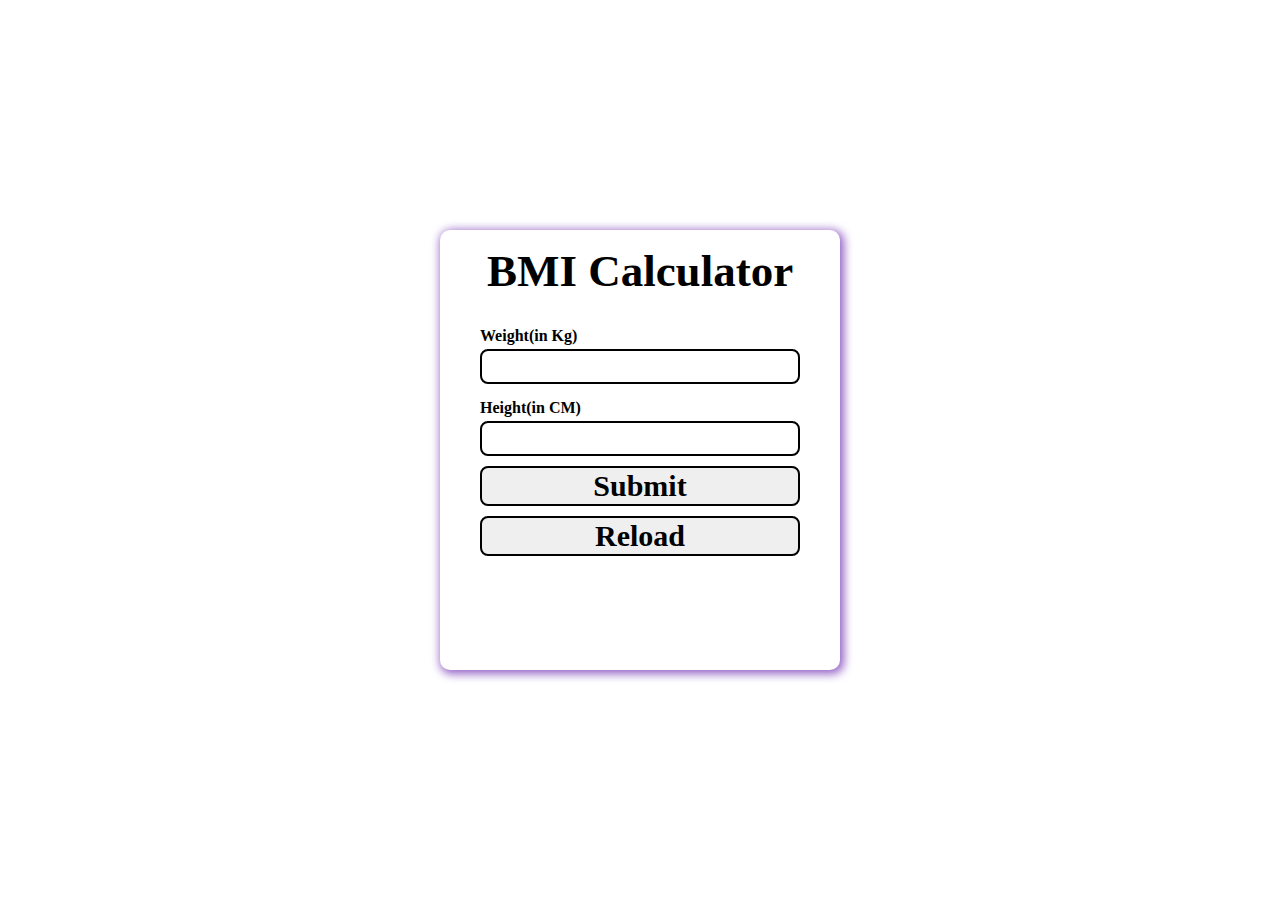
<file: BMI Calculator/index.html>
<!DOCTYPE html>
<html lang="en">
<head>
    <meta charset="UTF-8">
    <meta name="viewport" content="width=device-width, initial-scale=1.0">
    <title>BMI Calculator</title>
    <link rel="stylesheet" href="style.css">
</head>
<body>
    <div class="container">
        <div class="title">BMI Calculator</div>
        <div class="input-section">
            <p>Weight(in Kg)</p>
            <input type="text" id="bodyWeight" >
            <span id="weightError"></span>
            <p>Height(in CM)</p>
            <input type="text" id="bodyHeight">
            <span id="heightError"></span>
            <button id="btn-submit">Submit</button>
            <button id="btn-relode">Reload</button>
        </div>
        <div class="result">
            <h4 id="bmiResult"></h4>
            <h5 id="bmiStatus"></h5>
        </div>
    </div>
</body>
<script src="script.js"></script>
</html>
</file>
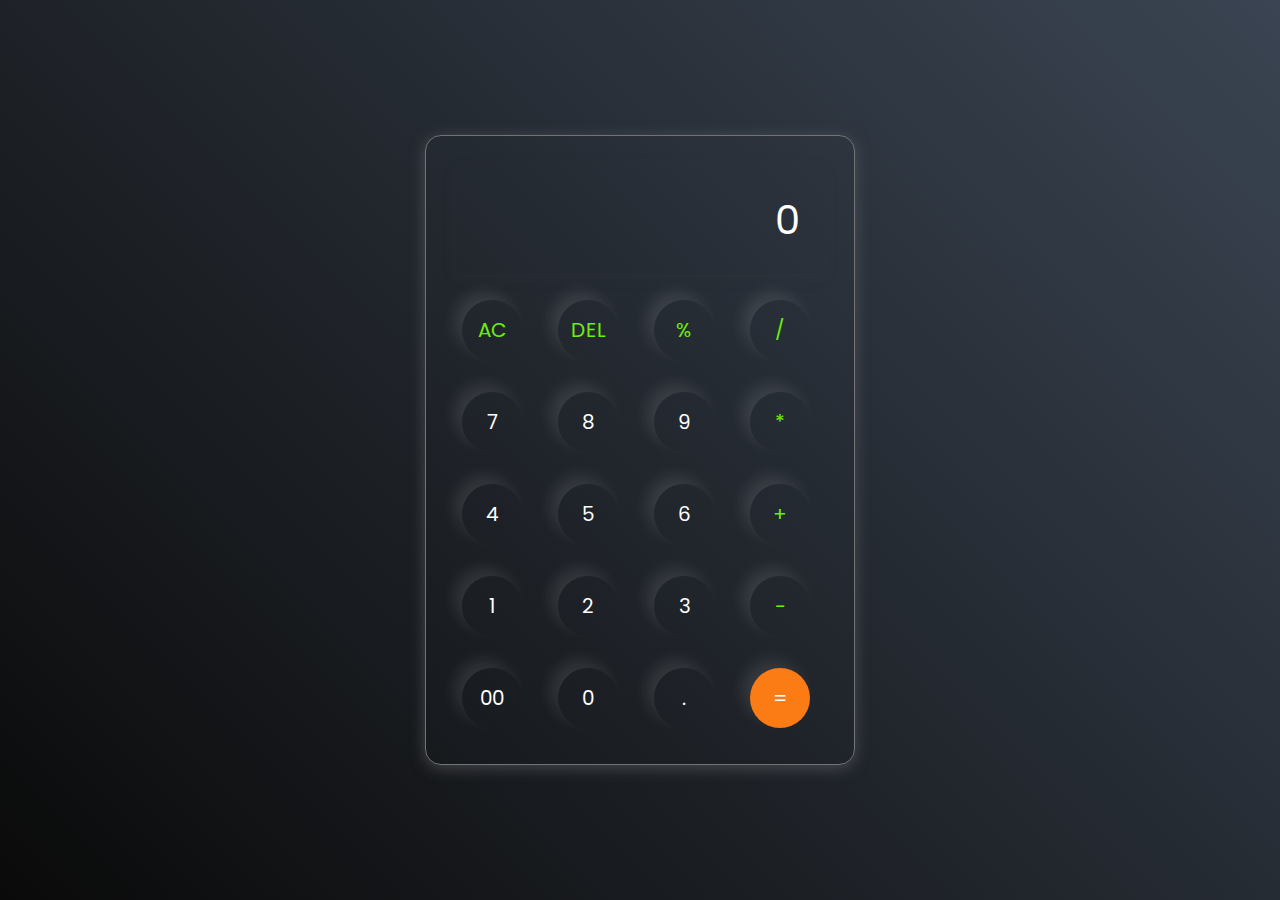
<file: Calculator/index.html>
<!DOCTYPE html>
<html lang="en">
<head>
    <meta charset="UTF-8">
    <meta name="viewport" content="width=device-width, initial-scale=1.0">
    <title>Document</title>
    <link rel="stylesheet" href="style.css">
</head>
<body>
    <div class="calculator">
        <input type="text" placeholder="0" id="inputBox">
        <div>
            <button class="operator">AC</button>
            <button class="operator">DEL</button>
            <button class="operator">%</button>
            <button class="operator">/</button>
        </div>
        <div>
            <button>7</button>
            <button>8</button>
            <button>9</button>
            <button class="operator">*</button>
        </div>
        <div>
            <button>4</button>
            <button>5</button>
            <button>6</button>
            <button class="operator">+</button>
        </div>
        <div>
            <button>1</button>
            <button>2</button>
            <button>3</button>
            <button class="operator">-</button>
        </div>
        <div>
            <button>00</button>
            <button>0</button>
            <button>.</button>
            <button class="equalBtn">=</button>
        </div>
    </div>
    <script src="script.js"></script>
</body>
</html>
</file>
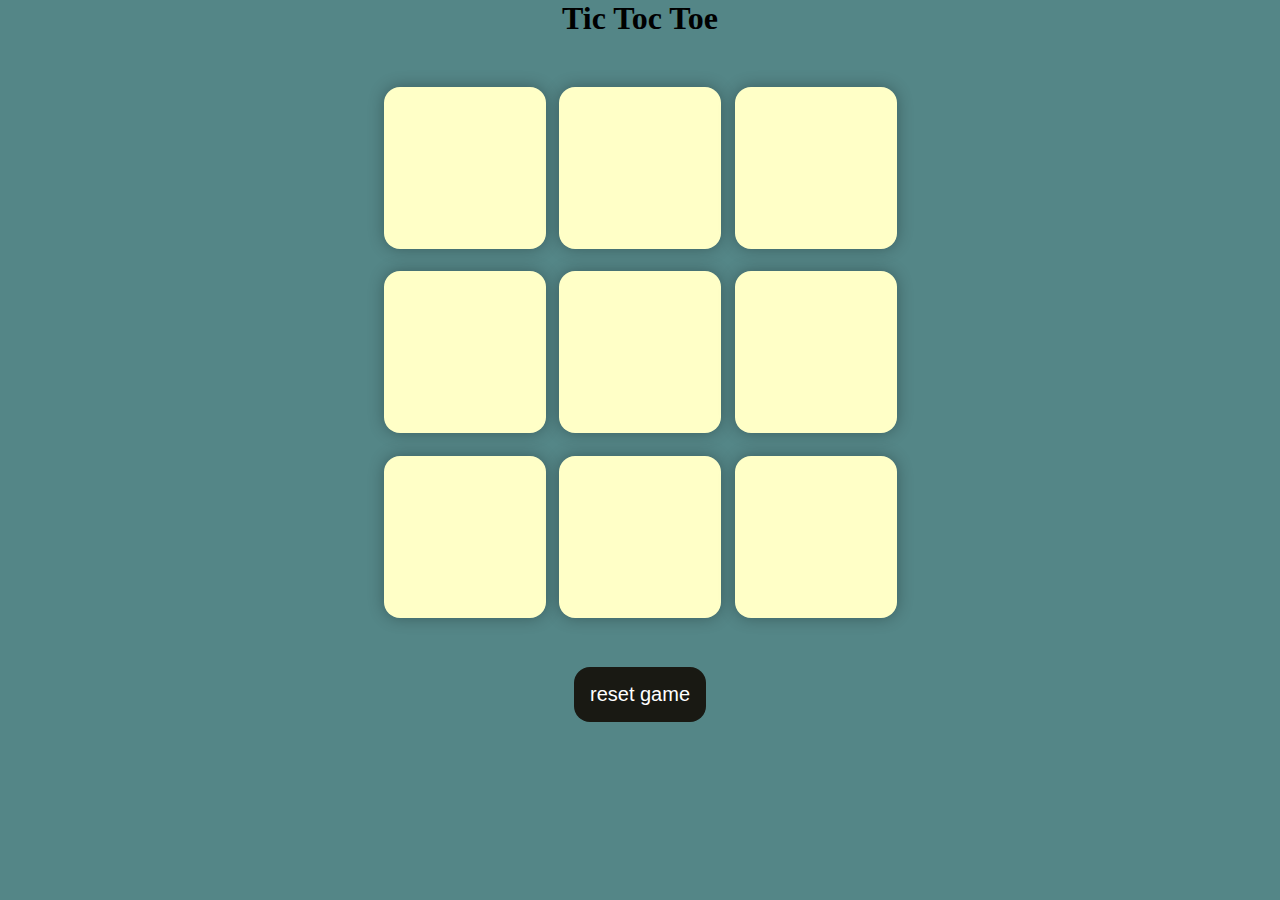
<file: tic_toc_toe/index.html>
<!DOCTYPE html>
<html lang="en">
<head>
    <meta charset="UTF-8">
    <meta name="viewport" content="width=device-width, initial-scale=1.0">
    <title>Document</title>
    <link rel="stylesheet" href="style.css">
</head>
<body>
    <div class="msg-container hide">
        <p id="msg">Winner</p>
        <button id="new-btn">new game</button>
    </div>
    <main>
        <h1>Tic Toc Toe</h1>
        <div class="container">
            <div class="game">
                <button class="box"></button>
                <button class="box"></button>
                <button class="box"></button>
                <button class="box"></button>
                <button class="box"></button>
                <button class="box"></button>
                <button class="box"></button>
                <button class="box"></button>
                <button class="box"></button>
            </div>
        </div>
        <button id="reset-btn">reset game</button>
    </main>
</body>
<script src="script.js"></script>
</html>
</file>
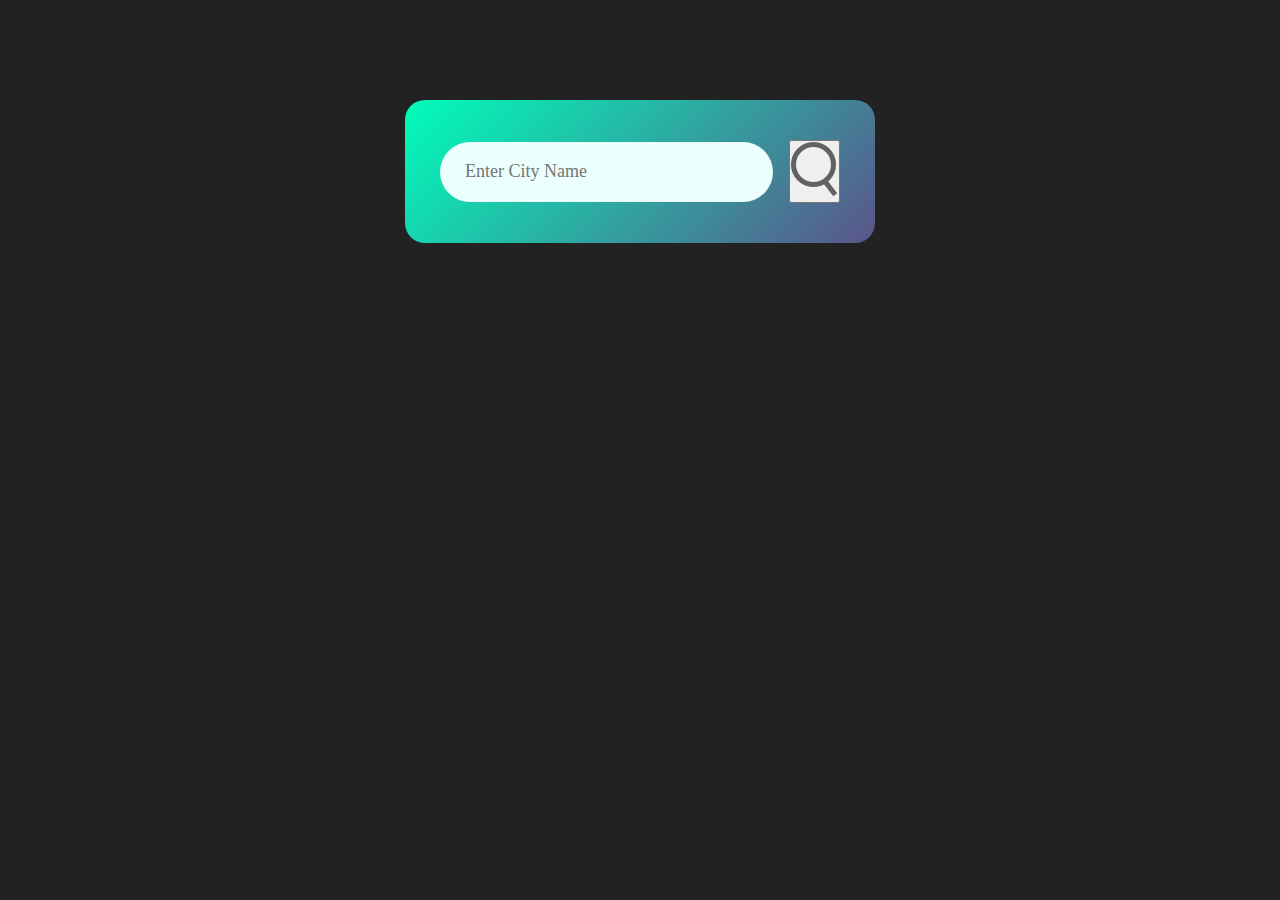
<file: Wether_App/index.html>
<!DOCTYPE html>
<html lang="en">
<head>
    <meta charset="UTF-8">
    <meta name="viewport" content="width=device-width, initial-scale=1.0">
    <title>Weather App</title>
    <link rel="stylesheet" href="style.css">
</head>
<body>
    <div class="card">
        <div class="search">
            <input type="text" placeholder="Enter City Name">
            <button><img src="images/search.png" alt=""></button>
            
        </div>
    </div>
</body>
</html>
</file>
<file: BMI Calculator/style.css>
*{
    margin: 0;
    padding: 0;
    box-sizing: border-box;
    font-family:'Times New Roman', Times, serif;
}
body{
    display: flex;
    height: 100vh;
    justify-content: center;
    align-items: center;
}

.container{
    height: 440px;
    width: 400px;
    /* border: 1px solid; */
    box-shadow: 2px 2px 10px 2px rgb(148, 98, 198);
    border-radius: 10px;
}
.container .title{
    text-align: center;
    margin: 15px 0px;
    font-size: 45px;
    font-weight: bold;
}

.input-section{
    display: flex;
    flex-direction: column;
    margin: 0px 40px;

}
.input-section p{
    margin-top: 15px;
    margin-bottom: 4px;
    font-weight: 600;
}
.input-section input{
    height: 35px;
    font-size: 20px;
    /* border: none; */
    border: 2px solid black;
    border-radius: 8px;
}
.input-section span{
    color: red;
}
.input-section button{
    margin-top: 10px;
    height: 40px;
    font-size:30px;
    font-weight: 800;
    border: 2px solid;
    border-radius: 8px;
}
.input-section button:hover{
    cursor: pointer;
    background-color: rgb(187, 187, 237);
}

.result{
    margin: 20px 40px;
    text-align: center;
    line-height: 25px;
    font-size: 20px;
    color: red;
}
</file>
<file: Calculator/style.css>
@import url('https://fonts.googleapis.com/css2?family=Poppins&display=swap');

*{
    margin: 0px;
    padding: 0px;
    font-family: 'Poppins', sans-serif;
}

body{
    width: 100%;
    height: 100vh;
    display: flex;
    justify-content: center;
    align-items: center;
    background: linear-gradient(45deg, #0a0a0a, #3a4452);
}

.calculator{
    border: 1px solid #717377;
    padding: 20px;
    border-radius: 16px;
    background: transparent;
    box-shadow: 0px 3px 15px rgb(113, 115,119, 0.5);
}

input{
    width: 320px;
    border: none;
    padding: 24px;
    margin: 10px;
    background: transparent;
    box-shadow: 0px 3px 15px rgb(84,84,84,0.1);
    font-size: 40px;
    text-align: right;
    cursor: pointer;
    color: #ffffff;
}

input::placeholder{
    color: #ffffff;
}

button{
    border: none;
    width: 60px;
    height: 60px;
    margin: 16px;
    border-radius: 50%;
    background: transparent;
    color: #ffffff;
    font-size: 20px;
    box-shadow: -8px -8px 15px rgb(255,255,255,0.1);
    cursor: pointer;
}

.equalBtn{
    background-color: #fb7c14;
}
.operator{
    color: #6dee0a;
}
</file>
<file: tic_toc_toe/style.css>
*{
    margin: 0px;
    padding: 0px;
}

body{
    background-color: #548687;
    text-align: center;
}
.container{
    height: 70vh;
    display: flex;
    justify-content: center;
    align-items: center;
}
.game{
    height: 60vmin;
    width: 60vmin;
    display: flex;
    flex-wrap: wrap;
    justify-content: center;
    align-items: center;
    gap: 1.5vmin;
}

.box{
    height: 18vmin;
    width: 18vmin;
    border-radius: 1rem;
    border: none;
    box-shadow: 0 0 1rem rgb(0, 0, 0, 0.3);
    font-size: 8vmin;
    color: #b0413e;
    cursor: pointer;
    background-color: #ffffc7;
}

#reset-btn{
    padding: 1rem;
    font-size: 1.25rem;
    background-color: #191913;
    color: #fff;
    border-radius: 1rem;
    border: none;
    cursor: pointer;
}

#new-btn{
    padding: 1rem;
    font-size: 1.25rem;
    background-color: #191913;
    color: #fff;
    border-radius: 1rem;
    border: none;
    cursor: pointer;
}

.msg-container{
    height: 100vmin;
    display: flex;
    justify-content: center;
    align-items: center;
    flex-direction: column;
    gap: 4rem;
}
#msg{
    color: #ffffc7;
    font-size: 5vmin;
}

.hide{
    display: none;
}
</file>
<file: Wether_App/style.css>
*{
    margin: 0;
    padding: 0;
    box-sizing: border-box;
    font-family: 'Poppins','sans-serif';
}
body{
    background-color: #222;
}
.card{
    width: 90%;
    max-width: 470px;
    background: linear-gradient(135deg, #00feba, #5b548a);
    color: #fff;
    margin: 100px auto 0;
    border-radius: 20px;
    padding: 40px 35px;
    text-align: center;
}
.search{
    width: 100%;
    display: flex;
    align-items: center;
    justify-content: center;
}
.search input{
    border: 0;
    outline: 0;
    background-color: #ebfffc;
    color: #555;
    padding: 10px 25px;
    height: 60px;
    border-radius: 30px;
    flex: 1;
    margin-right: 16px;
    font-size: 18px;
}
</file>
